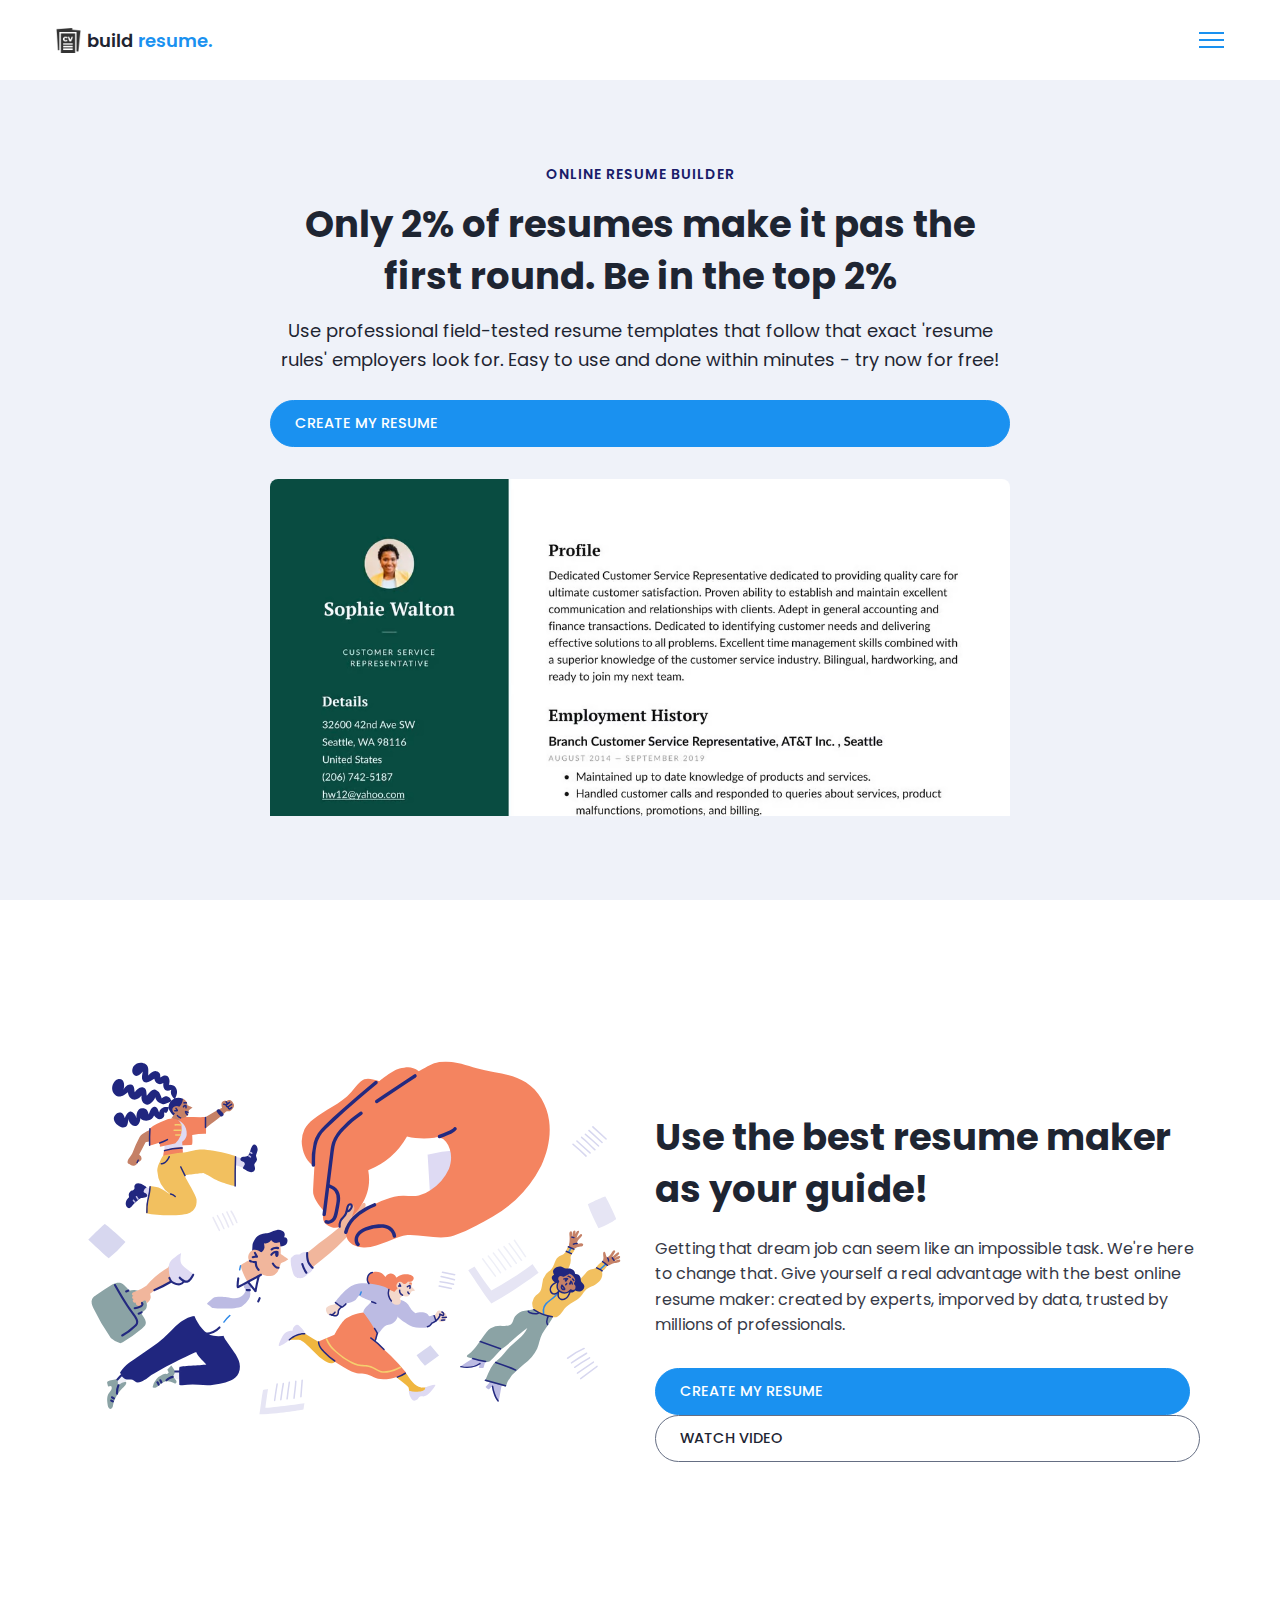
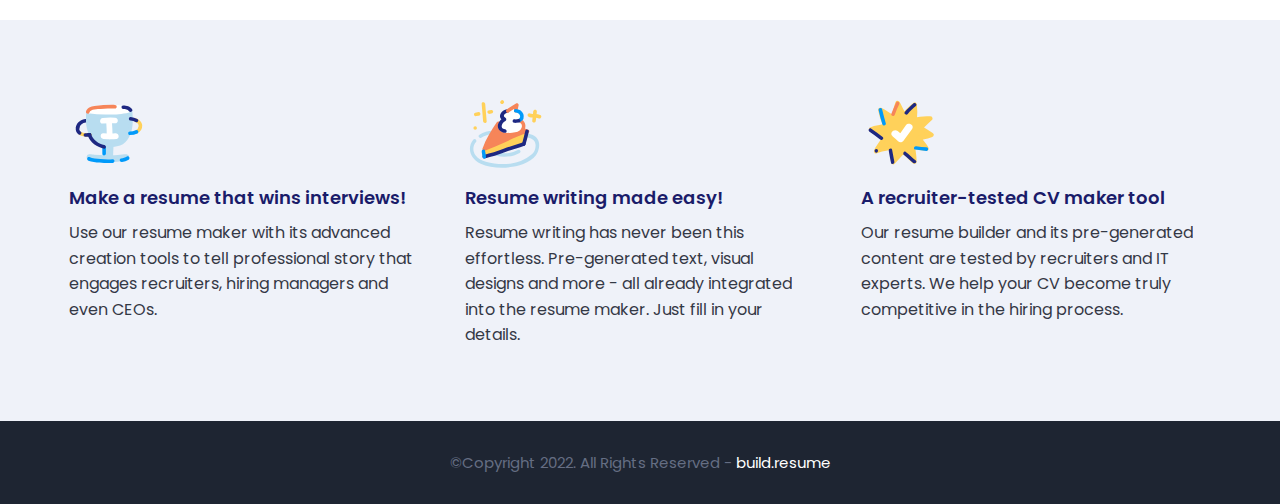
<file: index.html>
<!DOCTYPE html>
<html>
    <head>
        <meta charset="utf-8">
        <meta http-equiv="X-UA-Compatible" content="IE=edge">
        <title>Home Page</title>
        <meta name="description" content="">
        <meta name="viewport" content="width=device-width, initial-scale=1">
        <link rel="stylesheet" href="assets/css/main.css">
    </head>
    <body>

        <nav class = "navbar bg-white">
            <div class="container">
                <div class = "navbar-content">
                    <div class = "brand-and-toggler">
                        <a href = "index.html" class = "navbar-brand">
                            <img src = "assets/images/curriculum-vitae.png" alt = "" class = "navbar-brand-icon">
                            <span class = "navbar-brand-text">build <span>resume.</span>
                        </a>
                        <button type = "button" class = "navbar-toggler-btn">
                            <div class = "bars">
                                <div class = "bar"></div>
                                <div class = "bar"></div>
                                <div class = "bar"></div>
                            </div>
                        </button>
                    </div>
                </div>
            </div>
        </nav>

        <header class = "header bg-bright" id = "header">
            <div class = "container">
                <div class = "header-content text-center">
                    <h6 class = "text-uppercase text-blue-dark fs-14 fw-6 ls-1">online resume builder</h6>
                    <h1 class = "lg-title">Only 2% of resumes make it pas the first round. Be in the top 2%</h1>
                    <p class = "text-dark fs-18">Use professional field-tested resume templates that follow that exact 'resume rules' employers look for. Easy to use and done within minutes - try now for free!</p>
                    <a href = "resume.html" class = "btn btn-primary text-uppercase">create my resume</a>
                    <img src = "assets/images/dublin-resume-templates.avif">
                </div>
            </div>
        </header>

        <div class="section-one">
            <div class="container">
                <div class = "section-one-content">
                    <div class="section-one-l">
                        <img src = "assets/images/visual-0c7080adf17f1f207276f613447c924f667dab34b7ac415cd7ef653172defd0b.svg">
                    </div>
                    <div class = "section-one-r text-center">
                        <h2 class = "lg-title">Use the best resume maker as your guide!</h2>
                        <p class = "text">Getting that dream job can seem like an impossible task. We're here to change that. Give yourself a real advantage with the best online resume maker: created by experts, imporved by data, trusted by millions of professionals.</p>
                        <div class = "btn-group">
                            <a href = "resume.html" class = "btn btn-primary text-uppercase">create my resume</a>
                            <a href = "#" class = "btn btn-secondary text-uppercase">watch video</a>
                        </div>
                    </div>
                </div>
            </div>
        </div>

        <div class = "section-two bg-bright">
            <div class="container">
                <div class="section-two-content">
                    <div class = "section-items">
                        <div class = "section-item">
                            <div class = "section-item-icon">
                                <img src = "assets/images/feature-1-edf4481d69166ac81917d1e40e6597c8d61aa970ad44367ce78049bf830fbda5.svg" alt = "">
                            </div>
                            <h5 class = "section-item-title">Make a resume that wins interviews!</h5>
                            <p class = "text">Use our resume maker with its advanced creation tools to tell professional story that engages recruiters, hiring managers and even CEOs.</p>
                        </div>

                        <div class = "section-item">
                            <div class = "section-item-icon">
                                <img src = "assets/images/feature-2-a7a471bd973c02a55d1b3f8aff578cd3c9a4c5ac4fc74423d94ecc04aef3492b.svg" alt = "">
                            </div>
                            <h5 class = "section-item-title">Resume writing made easy!</h5>
                            <p class = "text">Resume writing has never been this effortless. Pre-generated text, visual designs and more - all already integrated into the resume maker. Just fill in your details.</p>
                        </div>

                        <div class = "section-item">
                            <div class = "section-item-icon">
                                <img src = "assets/images/feature-3-4e87a82f83e260488c36f8105e26f439fdc3ee5009372bb5e12d9421f32eabdd.svg" alt = "">
                            </div>
                            <h5 class = "section-item-title">A recruiter-tested CV maker tool</h5>
                            <p class = "text">Our resume builder and its pre-generated content are tested by recruiters and IT experts. We help your CV become truly competitive in the hiring process.</p>
                        </div>
                    </div>
                </div>
            </div>
        </div>

        <footer class = "footer bg-dark">
            <div class="container">
                <div class = "footer-content text-center">
                    <p class="fs-15">&copy;Copyright 2022. All Rights Reserved - <span>build.resume</span></p>
                </div>
            </div>
        </footer>
        
    </body>
</html>
</file>
<file: assets/css/main.css>
@import url('https://fonts.googleapis.com/css2?family=Manrope:wght@200;300;400;500;600;700;800&family=Poppins:ital,wght@0,100;0,200;0,300;0,400;0,500;0,600;0,700;0,800;0,900;1,100;1,200;1,300;1,400;1,500;1,600;1,700;1,800;1,900&display=swap');

:root{
    --clr-blue: #1A91F0;
    --clr-blue-mid: #1170CD;
    --clr-blue-dark: #1A1C6A;
    --clr-white: #fff;
    --clr-bright: #EFF2F9;
    --clr-dark: #1e2532;
    --clr-black: #000;
    --clr-grey: #656e83;
    --clr-green: #084C41;
    --font-poppins: 'Poppins', sans-serif;
    --font-manrope: 'Manrope', sans-serif;;
    --transition: all 300ms ease-in-out;
}

*{
    padding: 0;
    margin: 0;
    box-sizing: border-box;
}

html{
    font-size: 10px;
}

body{
    font-size: 1.6rem;
    font-family: var(--font-poppins);
}

button{
    border: none;
    background-color: transparent;
    outline: 0;
    cursor: pointer;
    font-family: inherit;
}

img{
    width: 100%;
    display: block;
}

a{
    text-decoration: none;
}

/* fonts */
.font-poppins{font-family: var(--font-poppins);}
.font-manrope{font-family: var(--font-manrope);}

/* text colors */
.text-blue{color: var(--clr-blue);}
.text-blue-mid{color: var(--clr-blue-mid);}
.text-blue-dark{color: var(--clr-blue-dark);}
.text-bright{color: var(--clr-bright);}
.text-dark{color: var(--clr-dark);}
.text-grey{color: var(--clr-grey);}
.text-white{color: var(--clr-white);}

/* backgrounds */
.bg-blue{background-color: var(--clr-blue);}
.bg-blue-mid{background-color: var(--clr-blue-mid);}
.bg-blue-dark{background-color: var(--clr-blue-dark);}
.bg-bright{background-color: var(--clr-bright);}
.bg-dark{background-color: var(--clr-dark);}
.bg-grey{background-color: var(--clr-grey);}
.bg-white{background-color: var(--clr-white);}
.bg-black{background-color: var(--clr-black);}
.bg-green{background-color: var(--clr-green);}

.text-center{ text-align: center;}
.text-left{text-align: left;}
.text-right{text-align: right;}
.text-uppercase{text-transform: uppercase;}
.text-lowercase{text-transform: lowercase;}
.text-capitalize{text-transform: capitalize;}
.text{
    color: var(--clr-dark);
    opacity: 0.9;
    margin: 2rem 0;
    line-height: 1.6;
}

.fw-2{font-weight: 200;}
.fw-3{font-weight: 300;}
.fw-4{font-weight: 400;}
.fw-5{font-weight: 500;}
.fw-6{font-weight: 600;}
.fw-7{font-weight: 700;}
.fw-8{font-weight: 800;}

.fs-13{font-size: 13px;}
.fs-14{font-size: 14px;}
.fs-15{font-size: 15px;}
.fs-16{font-size: 16px;}
.fs-17{font-size: 17px;}
.fs-18{font-size: 18px;}
.fs-19{font-size: 19px;}
.fs-20{font-size: 20px;}
.fs-21{font-size: 21px;}
.fs-22{font-size: 22px;}
.fs-23{font-size: 23px;}
.fs-24{font-size: 24px;}
.fs-25{font-size: 25px;}

.ls-1{letter-spacing: 1px;}
.ls-2{letter-spacing: 2px;}

.container{
    max-width: 1200px;
    margin: 0 auto;
    padding: 0 1.6rem;
}

/* bars button */
.bars{
    display: flex;
    flex-direction: column;
    justify-content: space-between;
    height: 16.5px;
    width: 25px;
}
.bars .bar{
    width: 100%;
    height: 2px;
    background-color: var(--clr-blue);
    transition: var(--transition);
}

.bars:hover .bar{
    background-color: var(--clr-dark);
}

/* buttons */
.btn{
    font-size: 14.5px;
    font-weight: 600;
    padding: 1.4rem 1.6rem;
    border-radius: 4px;
    display: block;
    margin: 0 auto;
}

.btn-primary{
    background-color: var(--clr-blue);
    color: var(--clr-white);
    border: 1px solid var(--clr-blue);
    transition: var(--transition);
}

.btn-primary:hover{
    background-color: transparent;
    color: var(--clr-dark);
    border-color: var(--clr-grey);
}

.btn-secondary{
    background-color: transparent;
    color: var(--clr-dark);
    border: 1px solid var(--clr-grey);
    transition: var(--transition);
}

.btn-secondary:hover{
    background-color: var(--clr-blue);
    color: var(--clr-white);
    border-color: var(--clr-blue);
}

.btn-group button:first-child, .btn-group a:first-child{
    margin-right: 1rem!important;
}

/* navbar part */
.navbar{
    height: 80px;
    display: flex;
    align-items: center;
    box-shadow: rgba(0, 0, 0, 0.08) 0px 3px 8px;
}

.navbar .container{
    width: 100%;
}

.navbar-brand{
    display: flex;
    align-items: center;
    justify-content: flex-start;
    font-size: 1.8rem;
}
.navbar-brand-text{
    color: var(--clr-dark);
    font-weight: 600;
}
.navbar-brand-text span{
    color: var(--clr-blue);
}
.navbar-brand-icon{
    width: 25px;
    margin-right: 6px;
    opacity: 0.8;
}
.brand-and-toggler{
    display: flex;
    align-items: center;
    justify-content: space-between;
}
.header{
    min-height: calc(100vh - 80px);
    display: flex;
    flex-direction: column;
    align-items: center;
    justify-content: center;
}
.header-content{
    max-width: 740px;
    margin-right: auto;
    margin-left: auto;
}
.header-content img{
    max-width: 760px;
    border-top-right-radius: 8px;
    border-top-left-radius: 8px;
    margin-top: 3.2rem;
}
.lg-title{
    margin: 1.4rem 0;
    font-size: 37px;
    line-height: 1.4;
    color: var(--clr-dark);
}
.header-content p{
    margin-bottom: 2.6rem;
    line-height: 1.6;
}


/* section one */
.section-one{
    padding: 64px 0;
    min-height: 80vh;
    display: flex;
    align-items: center;
}
.section-one-l img{
    max-width: 545px;
    margin-right: auto;
    margin-left: auto;
}
.section-one-r{
    margin-top: 4rem;
}

.section-one .btn-group{
    margin-top: 2rem;
}
.section-one-r{
    max-width: 545px;
    margin-right: auto;
    margin-left: auto;
}
.section-one-r .btn-group{
    margin-top: 3rem;
}

/* section two */
.section-two{
    padding: 64px 0;
}
.section-two .section-items{
    display: grid;
    gap: 2rem;
}

.section-two .section-item{
    max-width: 350px;
    text-align: center;
    margin-right: auto;
    margin-left: auto;
}
.section-two .section-item-icon{
    margin: 1rem 0;
}
.section-two .section-item-icon img{
    width: 80px;
    margin-right: auto;
    margin-left: auto;
}
.section-two .section-item-title{
    color: var(--clr-blue-dark);
    font-size: 1.8rem;
    font-weight: 600;
}
.section-two .text{
    margin: 0.9rem 0;
}

/* footer */
.footer{
    padding: 3rem 0;
}
.footer-content p{
    color: var(--clr-grey);
}
.footer-content p span{
    color: var(--clr-white);
}

/* media queries */
@media screen and (min-width: 768px){
    .section-two .section-items{
        grid-template-columns: repeat(2, 1fr);
    }
}

@media screen and (min-width: 992px){
    .section-one-content{
        display: grid;
        grid-template-columns: repeat(2, 1fr);
        column-gap: 3rem;
    }
    .section-one-r{
        text-align: left;
    }
    .section-two .section-items{
        grid-template-columns: repeat(3, 1fr);
    }
    .section-two .section-item{
        text-align: left;
    }
    .section-two .section-item-icon img{
        margin-left: 0;
    }
}



/* resume page */
#about-sc{
    padding: 64px 0;
}

.cv-form-row-title{
    background-color: var(--clr-dark);
    padding: 0.8rem 1.6rem;
    margin-bottom: 2rem;
}

.cv-form-row-title h3{
    color: var(--clr-white);
    font-weight: 500;
    text-transform: uppercase;
    letter-spacing: 1.5px;
    font-size: 1.7rem;
}
.cv-form-blk{
    margin: 3rem 0;
}
.cv-form-row{
    padding: 3rem 2rem 0 2rem;
    border: 1px solid rgba(0, 0, 0, 0.08);
    margin-bottom: 1rem;
    position: relative;
}
textarea{
    resize: none;
}
.form-elem{
    margin-bottom: 3rem;
    position: relative;
}
.form-label{
    display: block;
    font-weight: 600;
    font-size: 14px;
    color: var(--clr-dark);
    margin-bottom: 0.5rem;
}
.form-control{
    border-radius: none;
    border: 1px solid rgba(0, 0, 0, 0.1);
    font-size: 14px;
    padding: 0.8rem 1.6rem;
    font-family: inherit;
    width: 100%;
    outline: 0;
    transition: var(--transition);
}

.form-control:focus{
    border-color: rgba(0, 0, 0, 0.3);
}
.form-text{
    color: #ca0b00;
    font-size: 12px;
    position: absolute;
    letter-spacing: 0.5px;
    top: calc(100% + 2px);
    left: 0;
    width: 100%;
}
.cols-3, .cols-2{
    display: grid;
}
.repeater-add-btn{
    width: 25px;
    height: 25px;
    background-color: var(--clr-blue-mid);
    font-size: 1.6rem;
    color: var(--clr-white);
    margin: 1rem 0;
}
.repeater-remove-btn{
    position: absolute;
    top: 10px;
    right: 10px;
    z-index: 999;
    width: 25px;
    height: 25px;
    border-radius: 50%;
    background-color: #ca0b00;
    color: var(--clr-white);
    font-size: 1.6rem;
}

/* preview section */
.preview-cnt{
    border-radius: 5px;
    display: grid;
    grid-template-columns: 32% auto;
    box-shadow: rgba(149, 157, 165, 0.2) 0px 8px 24px;
    overflow: hidden;
}

.preview-cnt-l{
    padding: 3rem 3rem 2rem 3rem;
}
.preview-cnt-r{
    padding: 3rem 3rem 3rem 4rem;
}
.preview-cnt-l .preview-blk:nth-child(1){
    text-align: center;
}
.preview-image{
    width: 120px;
    height: 120px;
    border-radius: 50%;
    overflow: hidden;
    margin-right: auto;
    margin-left: auto;
}
.preview-image img{
    width: 100%;
    height: 100%;
    object-fit: cover;
}
.preview-item-name{
    font-size: 2.4rem;
    font-weight: 600;
    margin: 1.8rem 0;
    position: relative;
}
.preview-image {
    width: 150px;
    height: 150px;
    margin: 0 auto;
    border-radius: 50%;
    overflow: hidden;
}


.preview-image img {
    width: 100%;
    height: 100%;
    object-fit: cover;
}

.preview-item-name::after{
    position: absolute;
    content: "";
    bottom: -10px;
    width: 50px;
    height: 1.5px;
    background-color: rgba(255, 255, 255, 0.5);
    left: 50%;
    transform: translateX(-50%);
}
.preview-blk{
    padding: 1rem 0;
    margin-bottom: 1rem;
}
.preview-blk-title h3{
    text-transform: uppercase;
    letter-spacing: 0.5px;
    border-bottom: 0.5px solid rgba(0, 0, 0, 0.08);
    padding-bottom: 0.5rem;
}
.preview-blk-title{
    margin-bottom: 1rem;
}
.preview-blk-list .preview-item{
    font-size: 1.5rem;
    margin-bottom: 0.2rem;
    opacity: 0.95;
}
.preview-cnt-r .preview-blk-title{
    color: var(--clr-dark);
}
.preview-cnt-r .preview-blk-list .preview-item{
    margin-top: 1.8rem;
}

.achievements-items.preview-blk-list .preview-item span:first-child,
.educations-items.preview-blk-list .preview-item span:first-child,
.experiences-items.preview-blk-list .preview-item span:first-child{
    display: block;
    font-weight: 600;
    margin-bottom: 1rem;
    background-color: rgba(0, 0, 0, 0.03);
}

.educations-items.preview-blk-list .preview-item span:nth-child(2),
.experiences-items.preview-blk-list .preview-item span:nth-child(2){
    font-weight: 600;
    margin-right: 1rem;
}

.educations-items.preview-blk-list .preview-item span:nth-child(3),
.experiences-items.preview-blk-list .preview-item span:nth-child(3){
    font-style: italic;
    margin-right: 1rem;
}

.educations-items.preview-blk-list .preview-item span:nth-child(4),
.educations-items.preview-blk-list .preview-item span:nth-child(5),
.experiences-items.preview-blk-list .preview-item span:nth-child(4),
.experiences-items.preview-blk-list .preview-item span:nth-child(5){
    margin-right: 1rem;
    background-color: var(--clr-green);
    color: var(--clr-white);
    padding: 0 1rem;
    border-radius: 0.6rem;
}

.educations-items.preview-blk-list .preview-item span:nth-child(6),
.experiences-items.preview-blk-list .preview-item span:nth-child(6){
    font-size: 13.5px;
    display: block;
    opacity: 0.8;
    margin-top: 1rem;
}
.projects-items.preview-blk-list .preview-item span{
    display: block;
}

/* Center resume with top spacing */
.print_area {
    margin: 50px auto;
    max-width: 1000px;
    box-shadow: 0 0 20px rgba(0, 0, 0, 0.1);
    border-radius: 8px;
    overflow: hidden;
}

/* Enhanced styling for preview container */
.preview-cnt {
    display: flex;
    min-height: 1000px;
}

/* Left side styling */
.preview-cnt-l {
    padding: 30px;
    position: relative;
}

#image_dsp {
    width: 200px;
    height: 200px;
    border-radius: 50%;
    border: 4px solid rgba(255, 255, 255, 0.8);
    margin: 20px auto;
    display: block;
    object-fit: cover;
}

/* Right side content styling */
.preview-cnt-r {
    padding: 40px;
}

/* Section titles */
.preview-blk-title h3 {
    text-transform: uppercase;
    letter-spacing: 2px;
    font-size: 18px;
    border-bottom: 2px solid currentColor;
    padding-bottom: 8px;
    margin: 30px 0 20px;
}
.control-panel {
    padding: 20px 0;
    background: #f5f5f5;
}

.button-group {
    display: flex;
    justify-content: center;
    gap: 15px;
}

.btn {
    padding: 12px 24px;
    border-radius: 25px;
    font-weight: 500;
    transition: all 0.3s ease;
    display: flex;
    align-items: center;
    gap: 8px;
}

.btn:hover {
    transform: translateY(-2px);
    box-shadow: 0 5px 15px rgba(0, 0, 0, 0.1);
}

.btn i {
    font-size: 16px;
}

@media print {
    .control-panel {
        display: none;
    }
}


/* Content items */
.preview-item {
    margin-bottom: 20px;
}

.preview-item-val {
    line-height: 1.6;
}

/* Print button styling */
.print-btn {
    margin: 30px auto;
    display: block;
    padding: 12px 32px;
    font-size: 16px;
    border-radius: 25px;
    transition: all 0.3s ease;
}

.print-btn:hover {
    transform: translateY(-2px);
    box-shadow: 0 5px 15px rgba(0, 0, 0, 0.2);
}

/* Hide print button when printing */
@media print {
    .print-btn-sc {
        display: none;
    }
    .print_area {
        margin: 0;
        box-shadow: none;
    }
}

@media screen and (min-width: 768px){
    .cols-3{
        grid-template-columns: repeat(3, 1fr);
        column-gap: 2rem;
    }
    .cols-2{
        grid-template-columns: repeat(2, 1fr);
        column-gap: 2rem;
    }
}

@media screen and (min-width: 992px){
    .cv-form-row{
        padding: 3rem 3rem 0rem 3rem;
    }
    .cols-3{
        grid-template-columns: repeat(3, 1fr);
    }
}

.print-btn-sc{
    margin: 2rem 0 6rem 0;
}

/* print section */
@media print{
    body *{
        visibility: hidden;
    }

    .non_print_area{
        display: none;
    }

    .print_area, .print_area *{
        visibility: visible;
    }

    .print_area{
        width: 100%;
        position: absolute;
        left: 0;
        top: 0;
        overflow: hidden;
    }
}
</file>
